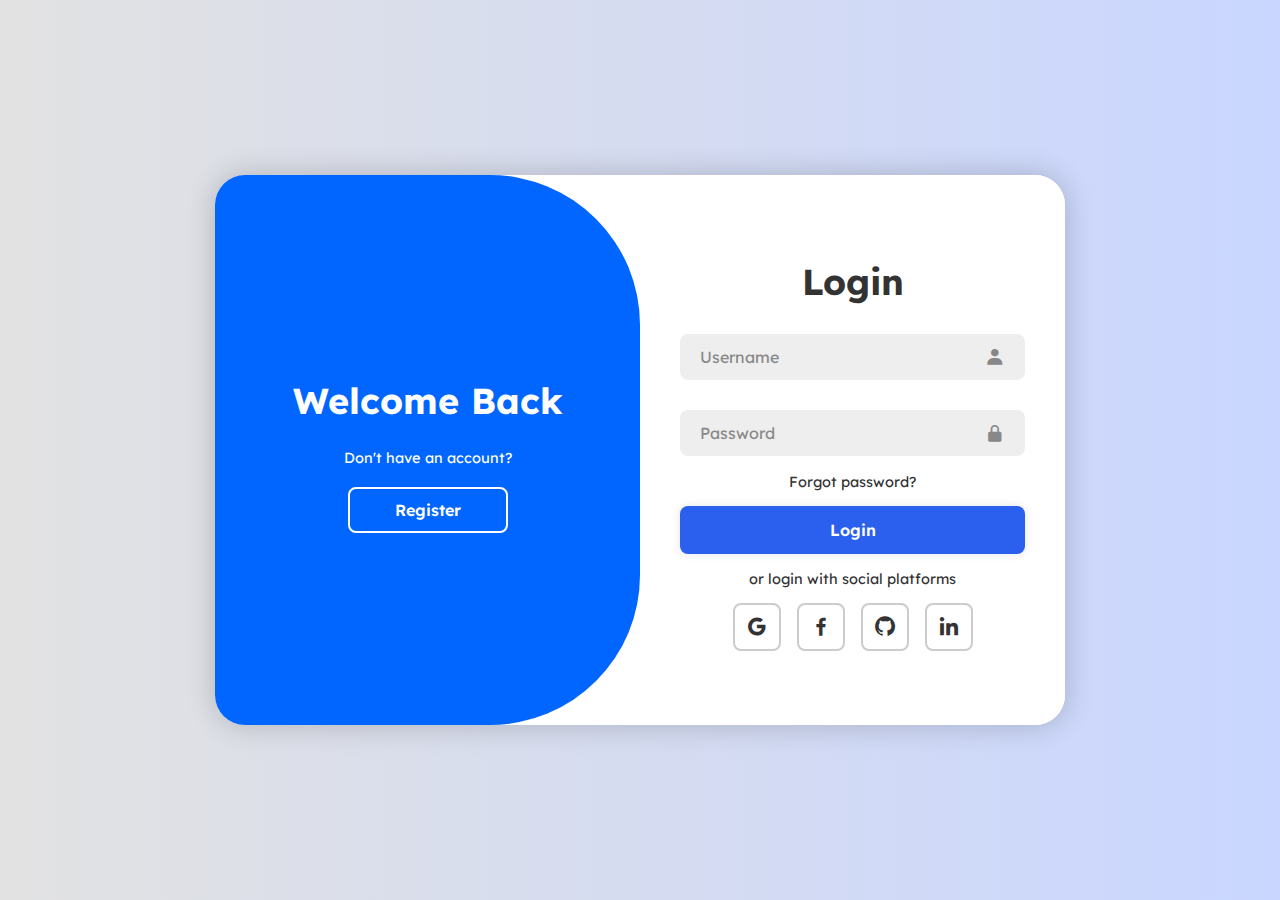
<file: form.html>
<!DOCTYPE html>
<html lang="en">
<head>
    <meta charset="UTF-8">
    <meta name="viewport" content="width=device-width, initial-scale=1.0">
    <title>Register</title>
    <link rel="stylesheet" href="https://unpkg.com/boxicons@2.1.4/css/boxicons.min.css">
    <link rel="stylesheet" href="css/form.css">

    <link rel="preconnect" href="https://fonts.googleapis.com">
<link rel="preconnect" href="https://fonts.gstatic.com" crossorigin>
<link href="https://fonts.googleapis.com/css2?family=Lexend:wght@100..900&family=Overpass:ital,wght@0,100..900;1,100..900&display=swap" rel="stylesheet">
</head>
<body>

    <div class="container">
        <div class="form-box register">
            <form action="">
                <h1>Register</h1>
                <div class="input-box">
                    <input type="text" placeholder="Enter your name" required>
                    <i class='bx bxs-user'></i>
                </div>
                <div class="input-box">
                    <input type="text" placeholder="Enter username" required>
                    <i class='bx bxs-user'></i>
                </div>
                <div class="input-box">
                    <input type="email" placeholder="Enter your email" required>
                    <i class='bx bxs-envelope'></i>
                </div>
                <div class="input-box">
                    <input type="password" placeholder="Password" required>
                    <i class='bx bxs-lock-alt'></i>
                </div>
                <button type="submit" class="btn"><a href="about.html">Register</a></button>
                <p>or Register with social platforms</p>
                <div class="social-icons">
                    <a href="#"><i class='bx bxl-google'></i></a>
                    <a href="#"><i class='bx bxl-facebook'></i></a>
                    <a href="#"><i class='bx bxl-github'></i></a>
                    <a href="#"><i class='bx bxl-linkedin'></i></a>
                </div>
            </form>
        </div>

        <div class="form-box login">
            <form action="">
                <h1>Login</h1>
                <div class="input-box">
                    <input type="text" placeholder="Username" required>
                    <i class='bx bxs-user'></i>
                </div>
                <div class="input-box">
                    <input type="password" placeholder="Password" required>
                    <i class='bx bxs-lock-alt'></i>
                </div>
                <div class="forgot-link">
                    <a href="#">Forgot password?</a>
                </div>
                <button type="submit" class="btn"><a href="about.html">Login</a></button>
                <p>or login with social platforms</p>
                <div class="social-icons">
                    <a href="#"><i class='bx bxl-google'></i></a>
                    <a href="#"><i class='bx bxl-facebook'></i></a>
                    <a href="#"><i class='bx bxl-github'></i></a>
                    <a href="#"><i class='bx bxl-linkedin'></i></a>
                </div>
            </form>
        </div>

        <div class="toggle-box">
            <div class="toggle-pannel toggle-left">
                <h1>Welcome Back</h1>
                <p>Don't have an account?</p>
                <button class="btn register-btn">Register</button>
            </div>
            <div class="toggle-pannel toggle-right">
                <h1>Start your journey by creating an account</h1>
                <p>Already, have an account?</p>
                <button class="btn login-btn">Login</button>
            </div>
        </div>
    </div>
</body>
</html>

<script src="form.js"></script>
</file>
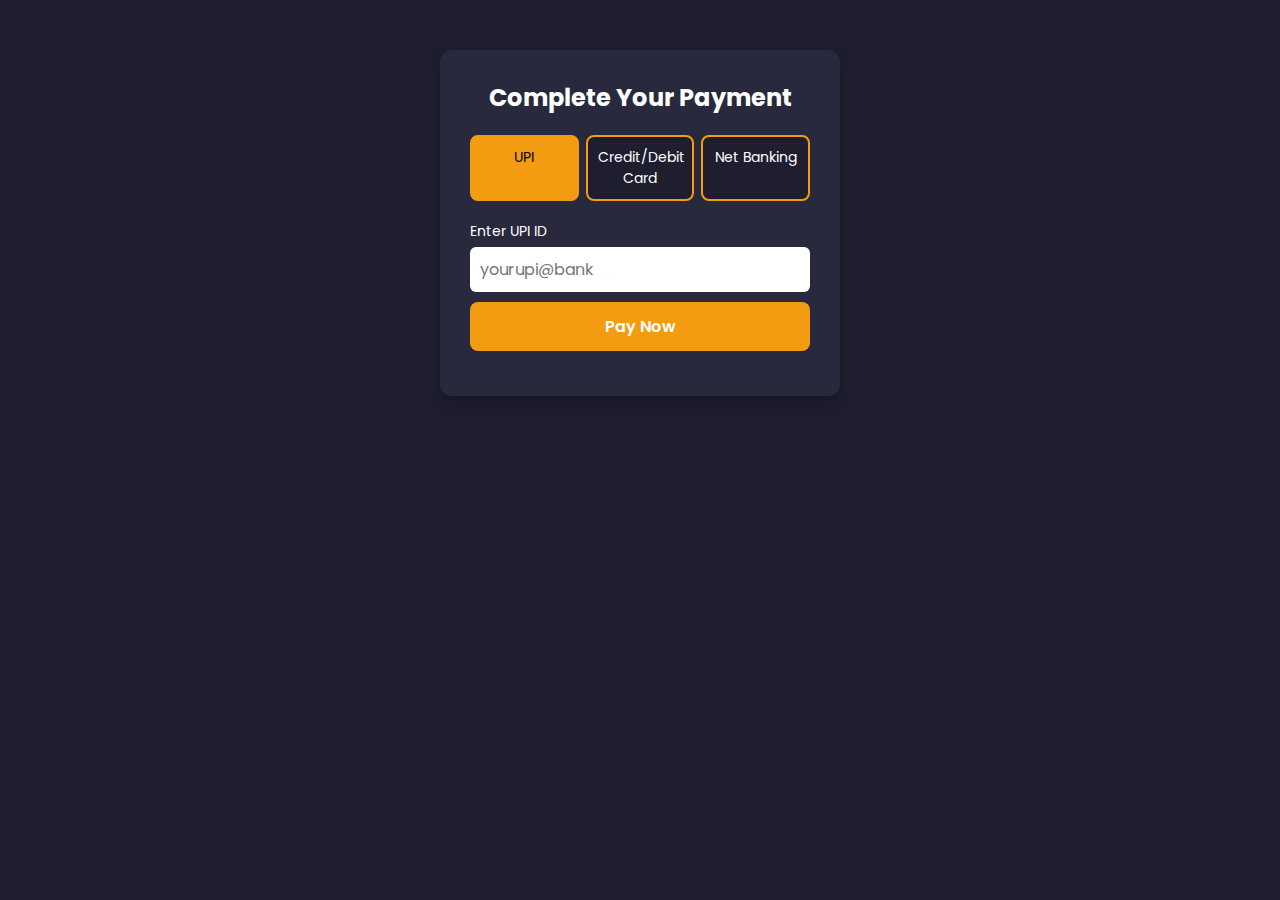
<file: paymentgateway.html>
<!DOCTYPE html>
<html lang="en">
<head>
    <meta charset="UTF-8">
    <meta name="viewport" content="width=device-width, initial-scale=1.0">
    <title>Payment Gateway | The Innovators</title>
    <link href="https://fonts.googleapis.com/css2?family=Poppins:wght@300;400;600&display=swap" rel="stylesheet">
    <style>
        * {
            margin: 0;
            padding: 0;
            box-sizing: border-box;
            font-family: 'Poppins', sans-serif;
        }
        body {
            background: #1e1e2f;
            color: #fff;
            text-align: center;
            padding: 50px 20px;
        }
        .payment-container {
            background: #29293d;
            padding: 30px;
            border-radius: 12px;
            max-width: 400px;
            margin: auto;
            box-shadow: 0 8px 16px rgba(0, 0, 0, 0.2);
        }
        h2 {
            font-size: 24px;
            margin-bottom: 20px;
        }
        .payment-methods {
            display: flex;
            justify-content: space-between;
            margin-bottom: 20px;
        }
        .method {
            width: 32%;
            padding: 10px;
            background: #1e1e2f;
            border: 2px solid #f39c12;
            border-radius: 8px;
            cursor: pointer;
            font-size: 14px;
            transition: 0.3s;
        }
        .method:hover, .method.active {
            background: #f39c12;
            color: #000;
        }
        .form-group {
            text-align: left;
            margin-bottom: 15px;
            display: none;
        }
        label {
            display: block;
            font-size: 14px;
            margin-bottom: 5px;
        }
        input {
            width: 100%;
            padding: 10px;
            border: none;
            border-radius: 6px;
            font-size: 16px;
        }
        .card-details {
            display: flex;
            gap: 10px;
        }
        .btn {
            display: inline-block;
            padding: 12px 20px;
            background: #f39c12;
            color: #fff;
            font-size: 16px;
            font-weight: 600;
            text-decoration: none;
            border-radius: 8px;
            width: 100%;
            border: none;
            cursor: pointer;
            transition: 0.3s;
            margin-top: 10px;
        }

        a{
            color: white;
            text-decoration: none;
        }
        .btn:hover {
            background: #e67e22;
        }
    </style>
</head>
<body>
    <div class="payment-container">
        <h2>Complete Your Payment</h2>

        <!-- Payment Method Selection -->
        <div class="payment-methods">
            <div class="method active" onclick="showForm('upi')">UPI</div>
            <div class="method" onclick="showForm('card')">Credit/Debit Card</div>
            <div class="method" onclick="showForm('netbanking')">Net Banking</div>
        </div>

        <!-- UPI Payment Form -->
        <form id="upi-form" class="form-group" style="display: block;">
            <label for="upi-id">Enter UPI ID</label>
            <input type="text" id="upi-id" placeholder="yourupi@bank" required>
            <button type="submit" class="btn"><a href="index.html">Pay Now</a></button>
        </form>

        <!-- Card Payment Form -->
        <form id="card-form" class="form-group">
            <label for="name">Cardholder Name</label>
            <input type="text" id="name" placeholder="Enter name on card" required>

            <label for="card-number">Card Number</label>
            <input type="text" id="card-number" placeholder="XXXX-XXXX-XXXX-XXXX" maxlength="16" pattern="[0-9]{16}" required oninput="this.value = this.value.replace(/[^0-9]/g, '')">

            <div class="card-details">
                <div class="form-group">
                    <label for="expiry">Expiry Date</label>
                    <input type="text" id="expiry" placeholder="MM/YY" required>
                </div>
                <div class="form-group">
                    <label for="cvv">CVV</label>
                    <input type="text" id="cvv" placeholder="XXX" maxlength="3" pattern="[0-9]{3}" required oninput="this.value = this.value.replace(/[^0-9]/g, '')">
                </div>
            </div>
            <button type="submit" class="btn"><a href="index.html">Pay Now</a></button>
        </form>

        <!-- Net Banking Form -->
        <form id="netbanking-form" class="form-group">
            <label for="bank">Select Your Bank</label>
            <select id="bank" required>
                <option value="">Choose Bank</option>
                <option value="sbi">State Bank of India</option>
                <option value="hdfc">HDFC Bank</option>
                <option value="icici">ICICI Bank</option>
                <option value="axis">Axis Bank</option>
                <option value="kotak">Kotak Mahindra Bank</option>
            </select>
            <button type="submit" class="btn"><a href="index.html">Proceed</a></button>
        </form>
    </div>

    <script>
        function showForm(method) {
            document.getElementById('upi-form').style.display = 'none';
            document.getElementById('card-form').style.display = 'none';
            document.getElementById('netbanking-form').style.display = 'none';

            document.getElementById(method + '-form').style.display = 'block';

            let methods = document.querySelectorAll('.method');
            methods.forEach(m => m.classList.remove('active'));
            event.target.classList.add('active');
        }
    </script>
</body>
</html>
</file>
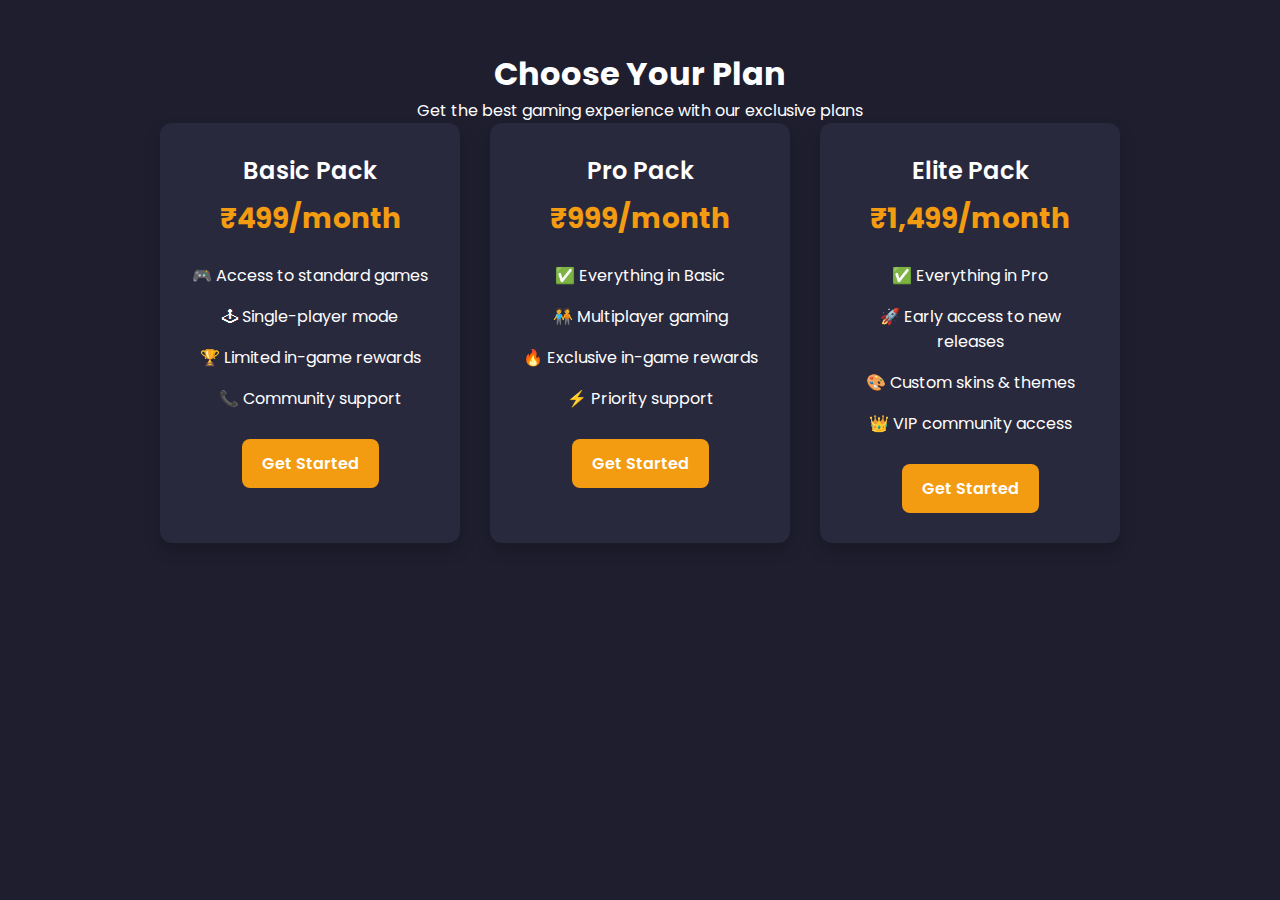
<file: pricing.html>
<!DOCTYPE html>
<html lang="en">
<head>
    <meta charset="UTF-8">
    <meta name="viewport" content="width=device-width, initial-scale=1.0">
    <title>Pricing | Rapture</title>
    <link href="https://fonts.googleapis.com/css2?family=Poppins:wght@300;400;600&display=swap" rel="stylesheet">
    <style>
        * {
            margin: 0;
            padding: 0;
            box-sizing: border-box;
            font-family: 'Poppins', sans-serif;
        }
        body {
            background: #1e1e2f;
            color: #fff;
            text-align: center;
            padding: 50px 20px;
        }
        .pricing-container {
            display: flex;
            justify-content: center;
            flex-wrap: wrap;
            gap: 30px;
        }
        .pricing-card {
            background: #29293d;
            padding: 30px;
            border-radius: 12px;
            width: 300px;
            box-shadow: 0 8px 16px rgba(0, 0, 0, 0.2);
            transition: 0.3s;
        }
        .pricing-card:hover {
            transform: translateY(-5px);
        }
        .pricing-card h2 {
            font-size: 24px;
            font-weight: 600;
            margin-bottom: 10px;
        }
        .price {
            font-size: 28px;
            font-weight: 700;
            color: #f39c12;
            margin-bottom: 15px;
        }
        .features {
            font-size: 16px;
            margin-bottom: 20px;
        }
        .features li {
            list-style: none;
            padding: 8px 0;
        }
        .btn {
            display: inline-block;
            padding: 12px 20px;
            background: #f39c12;
            color: #fff;
            font-size: 16px;
            font-weight: 600;
            text-decoration: none;
            border-radius: 8px;
            transition: 0.3s;
        }
        .btn:hover {
            background: #e67e22;
        }
        @media (max-width: 768px) {
            .pricing-container {
                flex-direction: column;
                align-items: center;
            }
        }
    </style>
</head>
<body>
    <h1>Choose Your Plan</h1>
    <p>Get the best gaming experience with our exclusive plans</p>

    <div class="pricing-container">
        <div class="pricing-card">
            <h2>Basic Pack</h2>
            <p class="price">₹499/month</p>
            <ul class="features">
                <li>🎮 Access to standard games</li>
                <li>🕹 Single-player mode</li>
                <li>🏆 Limited in-game rewards</li>
                <li>📞 Community support</li>
            </ul>
            <a href="paymentgateway.html" class="btn">Get Started</a>
        </div>

        <div class="pricing-card">
            <h2>Pro Pack</h2>
            <p class="price">₹999/month</p>
            <ul class="features">
                <li>✅ Everything in Basic</li>
                <li>🧑‍🤝‍🧑 Multiplayer gaming</li>
                <li>🔥 Exclusive in-game rewards</li>
                <li>⚡ Priority support</li>
            </ul>
            <a href="paymentgateway.html" class="btn">Get Started</a>
        </div>

        <div class="pricing-card">
            <h2>Elite Pack</h2>
            <p class="price">₹1,499/month</p>
            <ul class="features">
                <li>✅ Everything in Pro</li>
                <li>🚀 Early access to new releases</li>
                <li>🎨 Custom skins & themes</li>
                <li>👑 VIP community access</li>
            </ul>
            <a href="paymentgateway.html" class="btn">Get Started</a>
        </div>
    </div>
</body>
</html>
</file>
<file: css/form.css>
/* General styling */
@import url('https://fonts.googleapis.com/css2?family=Poppins:light@300;400;500;600;700;800;900&display=swap');

* {
    margin: 0;
    padding: 0;
    box-sizing: border-box;
    font-family: "Lexend", serif;
}

body {
    display: flex;
    justify-content: center;
    align-items: center;
    min-height: 100vh;
    background: linear-gradient(90deg, #e2e2e2, #c9d6ff);
}

.container {
    position: relative;
    width: 850px;
    height: 550px;
    background: #fff;
    border-radius: 30px;
    box-shadow: 0 0 30px rgba(0, 0, 0, 0.2);
    margin: 20px;
    overflow: hidden;
}

/* Form Boxes */
.form-box {
    position: absolute;
    right: 0;
    width: 50%;
    height: 100%;
    background: #fff;
    display: none;
    align-items: center;
    color: #333;
    text-align: center;
    padding: 40px;
    z-index: 1;
    transition: 0.6s ease-in-out 1.2s, visibility 0s 1s;
}

.container.active .form-box {
    right: 50%;
}

.form-box.register {
    visibility: hidden;
}

.container .form-box.register {
    display: flex;
}

.container.active .form-box.register {
    visibility: visible;
}

.container .form-box.login {
    display: flex;
}

.container.active .form-box.login {
    display: none;
}

/* Form Content */
form {
    width: 100%;
}

.container h1 {
    font-size: 36px;
    margin: 10px 0;
}

.input-box {
    position: relative;
    margin: 30px 0;
}

.input-box input {
    width: 100%;
    padding: 13px 50px 13px 20px;
    background: #eee;
    border-radius: 8px;
    border: none;
    outline: none;
    font-size: 16px;
    color: #333;
    font-weight: 500;
}

.input-box input::placeholder {
    color: #888;
    font-weight: 400;
}

.input-box i {
    position: absolute;
    right: 20px;
    top: 50%;
    transform: translateY(-50%);
    font-size: 20px;
    color: #888;
}

.forgot-link {
    margin: -15px 0 15px;
}

.forgot-link a {
    font-size: 14.5px;
    color: #333;
    text-decoration: none;
}

/* Added to remove underline and blue color */
.forgot-link a:hover,
.social-icons a:hover {
    text-decoration: none;
    color: #3c5db9;
}

.btn {
    width: 100%;
    height: 48px;
    background: #2b5fee;
    border-radius: 8px;
    box-shadow: 0 0 10px rgba(0, 0, 0, 0.1);
    border: none;
    cursor: pointer;
    font-size: 16px;
    color: #fff;
    font-weight: 600;
    transition: transform 0.3s ease, background 0.3s ease;
}

.btn:hover {
    background: #070707;
    transform: scale(1.05);
}

.container p {
    font-size: 14.5px;
    margin: 15px 0;
}

/* Social Icons */
.social-icons {
    display: flex;
    justify-content: center;
}

.social-icons a {
    display: inline-flex;
    padding: 10px;
    border: 2px solid #ccc;
    border-radius: 8px;
    font-size: 24px;
    color: #333;
    text-decoration: none;
    margin: 0 8px;
    transition: transform 0.3s ease, color 0.3s ease; /* Added transition here */
}

.social-icons a:hover {
    color: #000000;
    transform: scale(1.2);
}

a {
    text-decoration: none;
    color: white;
}

/* Toggle Box */
.toggle-box {
    position: absolute;
    width: 100%;
    height: 100%;
}

.toggle-box::before {
    content: '';
    position: absolute;
    left: -250%;
    width: 300%;
    height: 100%;
    background: #0066ff;
    border-radius: 150px;
    z-index: 2;
    transition: 1.8s ease-in-out;
}

.container.active .toggle-box::before {
    left: 50%;
}

/* Toggle Panel */
.toggle-pannel {
    position: absolute;
    width: 50%;
    height: 100%;
    color: #fff;
    display: flex;
    flex-direction: column;
    justify-content: center;
    align-items: center;
    z-index: 2;
    transition: 0.6s ease-in-out;
}

.toggle-pannel.toggle-left {
    left: 0;
    transition-delay: 1.2s;
}

.container.active .toggle-pannel.toggle-left {
    left: -50%;
    transition-delay: 0.6s;
}

.toggle-pannel.toggle-right {
    right: -50%;
    transition-delay: 0.6s;
}

.container.active .toggle-pannel.toggle-right {
    right: 0;
    transition-delay: 1.2s;
}

.toggle-pannel p {
    margin-bottom: 20px;
}

.toggle-pannel .btn {
    width: 160px;
    height: 46px;
    background: transparent;
    border: 2px solid #fff;
    box-shadow: none;
    transition: transform 0.3s ease, background 0.3s ease;
}

.toggle-pannel .btn:hover {
    background: #0056b3;
    transform: scale(1.05);
}

/* Responsive Styles */
@media screen and (max-width: 650px) {
    .container {
        height: calc(100vh - 40px);
    }

    .form-box {
        bottom: 0;
        width: 100%;
        height: 70%;
    }

    .container.active .form-box {
        right: 0;
        bottom: 30%;
    }

    .toggle-box::before {
        left: 0;
        top: -270%;
        width: 100%;
        height: 300%;
        border-radius: 20vw;
    }

    .container.active .toggle-box::before {
        left: 0;
        top: 70%;
    }

    .toggle-pannel {
        font-weight: 100%;
        height: 30%;
    }

    .toggle-pannel.toggle-left {
        top: 0;
    }

    .container.active .toggle-pannel.toggle-left {
        left: 0;
        top: -30%;
    }

    .toggle-pannel.toggle-right {
        right: 0;
        bottom: -30%;
    }

    .container.active .toggle-pannel.toggle-right {
        bottom: 0;
    }
}

@media screen and (max-width: 400px) {
    .form-box {
        padding: 20px;
    }

    .toggle-pannel h1 {
        font-size: 30px;
    }
}
</file>
